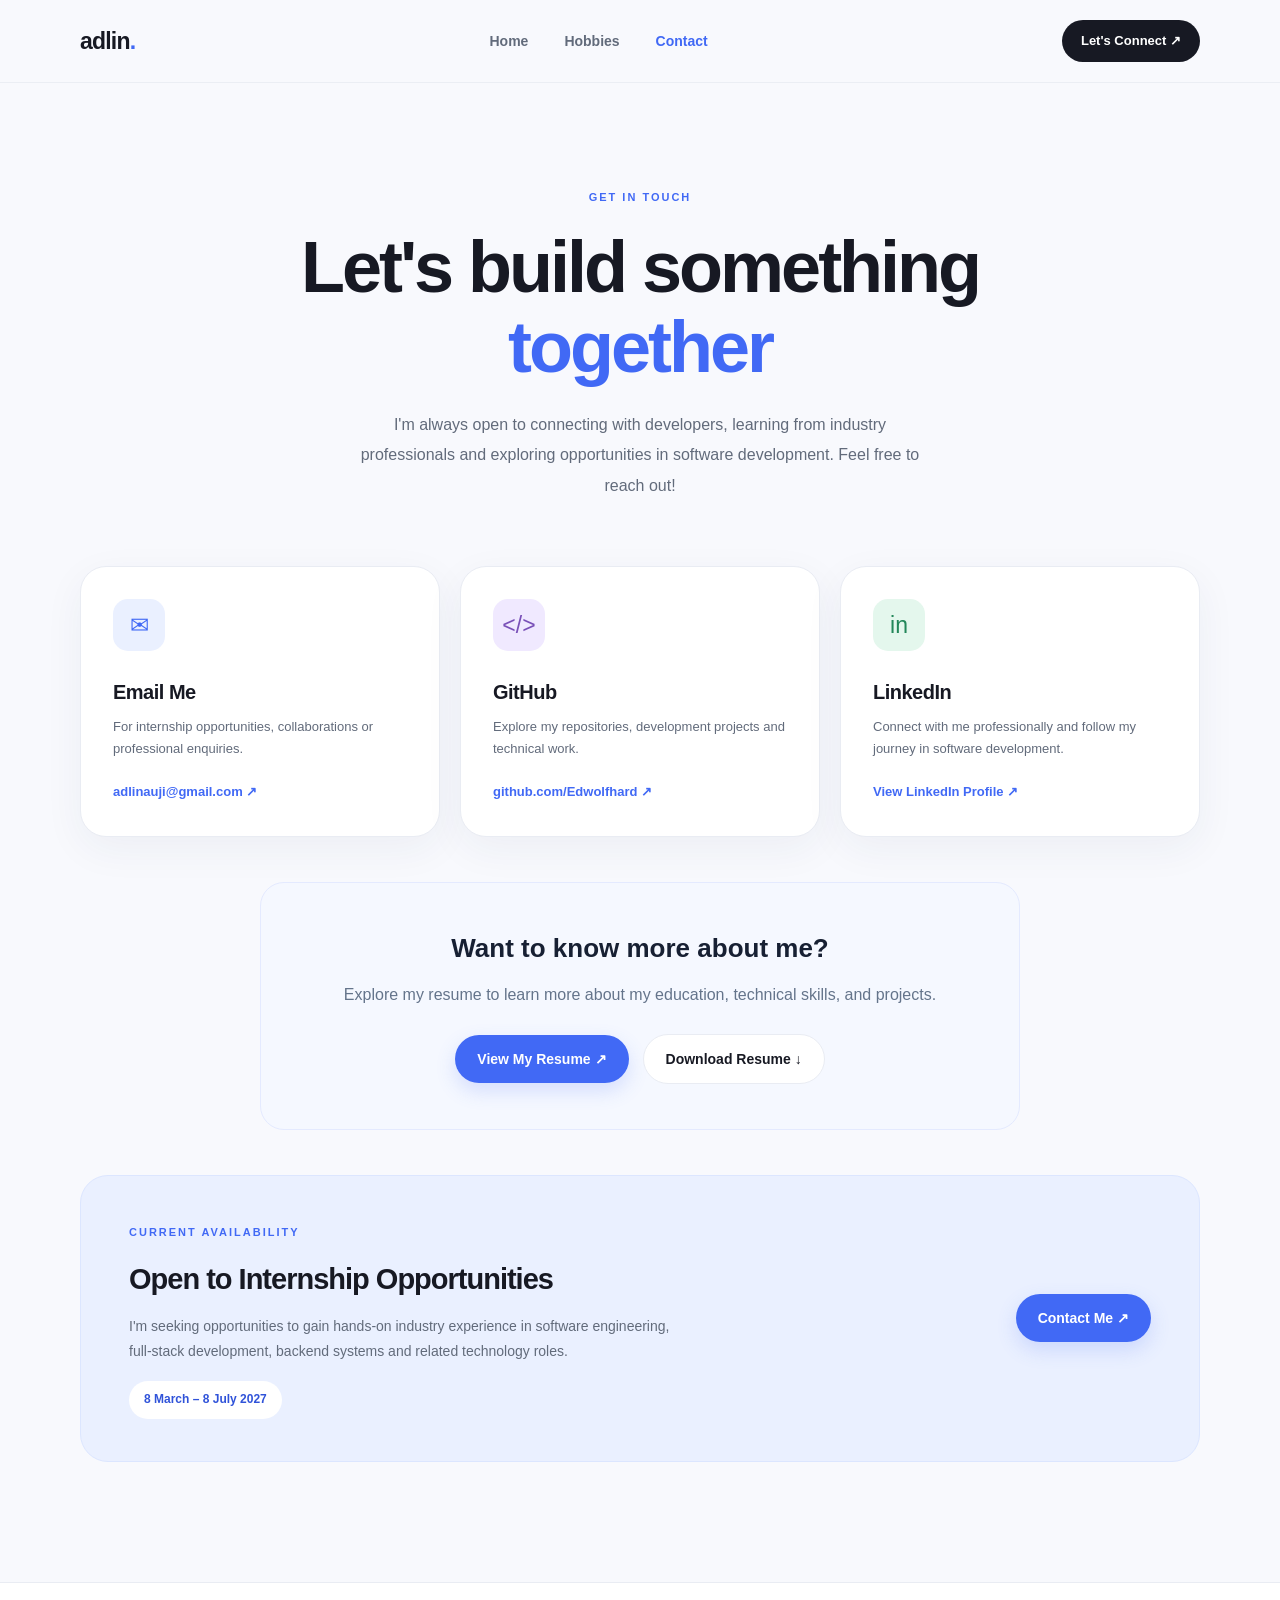
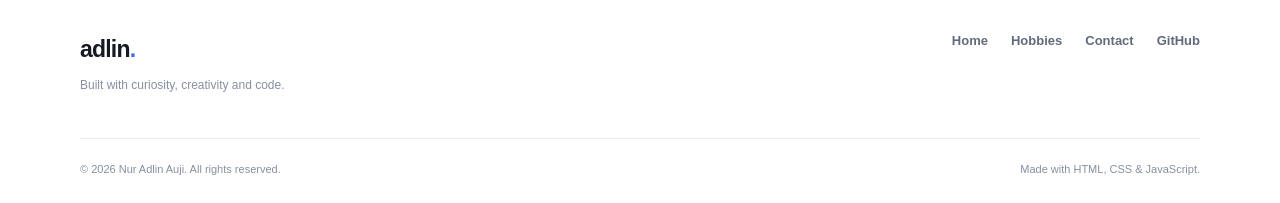
<file: contact.html>
<!DOCTYPE html>
<html lang="en">

<head>
    <meta charset="UTF-8">
    <meta name="viewport" content="width=device-width, initial-scale=1.0">

    <title>Contact | Nur Adlin Auji</title>

    <meta name="description"
          content="Contact Nur Adlin Auji for software development internship opportunities, collaborations and professional connections.">

    <link rel="stylesheet" href="style.css">

    <style>
        /* CONTACT PAGE ONLY */

        .contact-page {
            padding: 100px 0 120px;
        }

        .contact-intro {
            max-width: 760px;
            margin: 0 auto 65px;
            text-align: center;
        }

        .contact-intro h1 {
            margin: 18px 0 22px;
            font-size: clamp(42px, 6vw, 72px);
            line-height: 1.12;
            letter-spacing: -3px;
            font-weight: 800;
        }

        .contact-intro h1 span {
            color: var(--primary);
        }

        .contact-intro p {
            max-width: 590px;
            margin: 0 auto;
            color: var(--text-secondary);
            font-size: 16px;
            line-height: 1.9;
        }

        .contact-grid {
            display: grid;
            grid-template-columns: repeat(3, minmax(0, 1fr));
            gap: 20px;
        }

        .contact-card {
            min-height: 235px;
            padding: 32px;
            border: 1px solid var(--border);
            border-radius: 26px;
            background: #ffffff;
            box-shadow: var(--shadow-soft);
            transition: var(--transition);
        }

        .contact-card:hover {
            transform: translateY(-6px);
            box-shadow: var(--shadow-hover);
        }

        .contact-icon {
            display: flex;
            align-items: center;
            justify-content: center;
            width: 52px;
            height: 52px;
            margin-bottom: 25px;
            border-radius: 15px;
            background: #eaf0ff;
            color: var(--primary);
            font-size: 23px;
        }

        .contact-card:nth-child(2) .contact-icon {
            background: #f0e9ff;
            color: #7950b8;
        }

        .contact-card:nth-child(3) .contact-icon {
            background: #e4f7ed;
            color: #23875a;
        }

        .contact-card h2 {
            margin-bottom: 8px;
            font-size: 20px;
            letter-spacing: -0.5px;
        }

        .contact-card p {
            margin-bottom: 18px;
            color: var(--text-secondary);
            font-size: 13px;
            line-height: 1.7;
            overflow-wrap: anywhere;
        }

        .contact-card a {
            color: var(--primary);
            font-size: 13px;
            font-weight: 700;
            overflow-wrap: anywhere;
        }

        .contact-card a:hover {
            text-decoration: underline;
        }

        .availability-card {
            display: flex;
            align-items: center;
            justify-content: space-between;
            gap: 30px;
            margin-top: 25px;
            padding: 42px 48px;
            border: 1px solid #dce6ff;
            border-radius: 28px;
            background: #eaf0ff;
        }

        .availability-card h2 {
            margin: 12px 0;
            font-size: 29px;
            letter-spacing: -1px;
        }

        .availability-card p {
            max-width: 560px;
            color: var(--text-secondary);
            font-size: 14px;
            line-height: 1.8;
        }

        .availability-date {
            display: inline-block;
            margin-top: 17px;
            padding: 9px 15px;
            border-radius: 999px;
            background: #ffffff;
            color: var(--primary-dark);
            font-size: 12px;
            font-weight: 700;
        }

        @media (max-width: 800px) {
            .contact-grid {
                grid-template-columns: 1fr;
            }

            .contact-card {
                min-height: auto;
            }

            .availability-card {
                flex-direction: column;
                align-items: flex-start;
                padding: 32px;
            }
        }

        @media (max-width: 600px) {
            .contact-page {
                padding: 70px 0 85px;
            }

            .contact-intro {
                margin-bottom: 42px;
            }

            .contact-intro h1 {
                font-size: 43px;
                letter-spacing: -2px;
            }

            .contact-intro p {
                font-size: 14px;
            }

            .contact-card {
                padding: 26px;
            }
        }

        /* Resume Section */
        .resume-section {
            text-align: center;
            padding: 45px 25px;
            margin: 45px auto;
            max-width: 760px;
            background: #f5f8ff;
            border: 1px solid #e4eaff;
            border-radius: 24px;
        }

        .resume-section h2 {
            font-size: 26px;
            font-weight: 700;
            margin-bottom: 12px;
            color: #172033;
        }

        .resume-section p {
            color: #64748b;
            line-height: 1.7;
            margin-bottom: 25px;
        }

        .resume-buttons {
            display: flex;
            justify-content: center;
            align-items: center;
            flex-wrap: wrap;
            gap: 14px;
        }

        .resume-buttons .btn {
            display: inline-flex;
            justify-content: center;
            align-items: center;
            text-decoration: none;
        }

        @media (max-width: 480px) {
            .resume-section {
                padding: 30px 18px;
            }

            .resume-buttons {
                flex-direction: column;
            }

            .resume-buttons .btn {
                width: 100%;
            }
        }
    </style>
</head>

<body>

<!-- NAVIGATION -->

<header class="site-header">
    <nav class="navbar container" aria-label="Main navigation">

        <a href="index.html" class="logo">
            adlin<span>.</span>
        </a>

        <div class="nav-links">
            <a href="index.html">Home</a>
            <a href="hobbies.html">Hobbies</a>
            <a href="contact.html" class="active" aria-current="page">Contact</a>
        </div>

        <a href="mailto:adlinauji@gmail.com" class="nav-button">
            Let's Connect ↗
        </a>

    </nav>
</header>

<main>

    <section class="contact-page">

        <div class="container">

            <!-- INTRODUCTION -->

            <div class="contact-intro">

                <span class="section-label">
                    GET IN TOUCH
                </span>

                <h1>
                    Let's build something
                    <span>together</span>
                </h1>

                <p>
                    I'm always open to connecting with developers,
                    learning from industry professionals and exploring
                    opportunities in software development.
                    Feel free to reach out!
                </p>

            </div>

            <!-- CONTACT CARDS -->

            <div class="contact-grid">

                <!-- EMAIL -->

                <article class="contact-card">

                    <div class="contact-icon" aria-hidden="true">
                        ✉
                    </div>

                    <h2>Email Me</h2>

                    <p>
                        For internship opportunities,
                        collaborations or professional enquiries.
                    </p>

                    <a href="mailto:adlinauji@gmail.com">
                        adlinauji@gmail.com ↗
                    </a>

                </article>

                <!-- GITHUB -->

                <article class="contact-card">

                    <div class="contact-icon" aria-hidden="true">
                        &lt;/&gt;
                    </div>

                    <h2>GitHub</h2>

                    <p>
                        Explore my repositories,
                        development projects and
                        technical work.
                    </p>

                    <a href="https://github.com/Edwolfhard"
                       target="_blank"
                       rel="noopener noreferrer">
                        github.com/Edwolfhard ↗
                    </a>

                </article>

                <!-- LINKEDIN -->

                <article class="contact-card">

                    <div class="contact-icon" aria-hidden="true">
                        in
                    </div>

                    <h2>LinkedIn</h2>

                    <p>
                        Connect with me professionally
                        and follow my journey in
                        software development.
                    </p>

                    <a href="https://www.linkedin.com/in/adlin-zulkarnain-91457a423"
                       target="_blank"
                       rel="noopener noreferrer">
                        View LinkedIn Profile ↗
                    </a>

                </article>

            </div>

            <!-- Resume Section -->
            <section class="resume-section">
                <h2>Want to know more about me?</h2>
                <p>Explore my resume to learn more about my education, technical skills, and projects.</p>

                <div class="resume-buttons">
                    <a href="Adlin_Zulkarnain_Resume.pdf"
                       target="_blank"
                       rel="noopener noreferrer"
                       class="btn btn-primary">
                        View My Resume ↗
                    </a>

                    <a href="Adlin_Zulkarnain_Resume.pdf"
                       download
                       class="btn btn-outline">
                        Download Resume ↓
                    </a>
                </div>
            </section>

            <!-- INTERNSHIP AVAILABILITY -->

            <div class="availability-card">

                <div>

                    <span class="section-label">
                        CURRENT AVAILABILITY
                    </span>

                    <h2>
                        Open to Internship Opportunities
                    </h2>

                    <p>
                        I'm seeking opportunities to gain hands-on
                        industry experience in software engineering,
                        full-stack development, backend systems
                        and related technology roles.
                    </p>

                    <span class="availability-date">
                        8 March – 8 July 2027
                    </span>

                </div>

                <a href="mailto:adlinauji@gmail.com"
                   class="btn btn-primary">
                    Contact Me ↗
                </a>

            </div>

        </div>

    </section>

</main>

<!-- FOOTER -->

<footer class="site-footer">

    <div class="container footer-inner">

        <div class="footer-brand">

            <a href="index.html" class="logo">
                adlin<span>.</span>
            </a>

            <p>
                Built with curiosity, creativity and code.
            </p>

        </div>

        <div class="footer-links">

            <a href="index.html">Home</a>

            <a href="hobbies.html">Hobbies</a>

            <a href="contact.html">Contact</a>

            <a href="https://github.com/Edwolfhard"
               target="_blank"
               rel="noopener noreferrer">
                GitHub
            </a>

        </div>

    </div>

    <div class="container footer-bottom">

        <p>
            © 2026 Nur Adlin Auji.
            All rights reserved.
        </p>

        <p>
            Made with HTML, CSS &amp; JavaScript.
        </p>

    </div>

</footer>

</body>
</html>
</file>
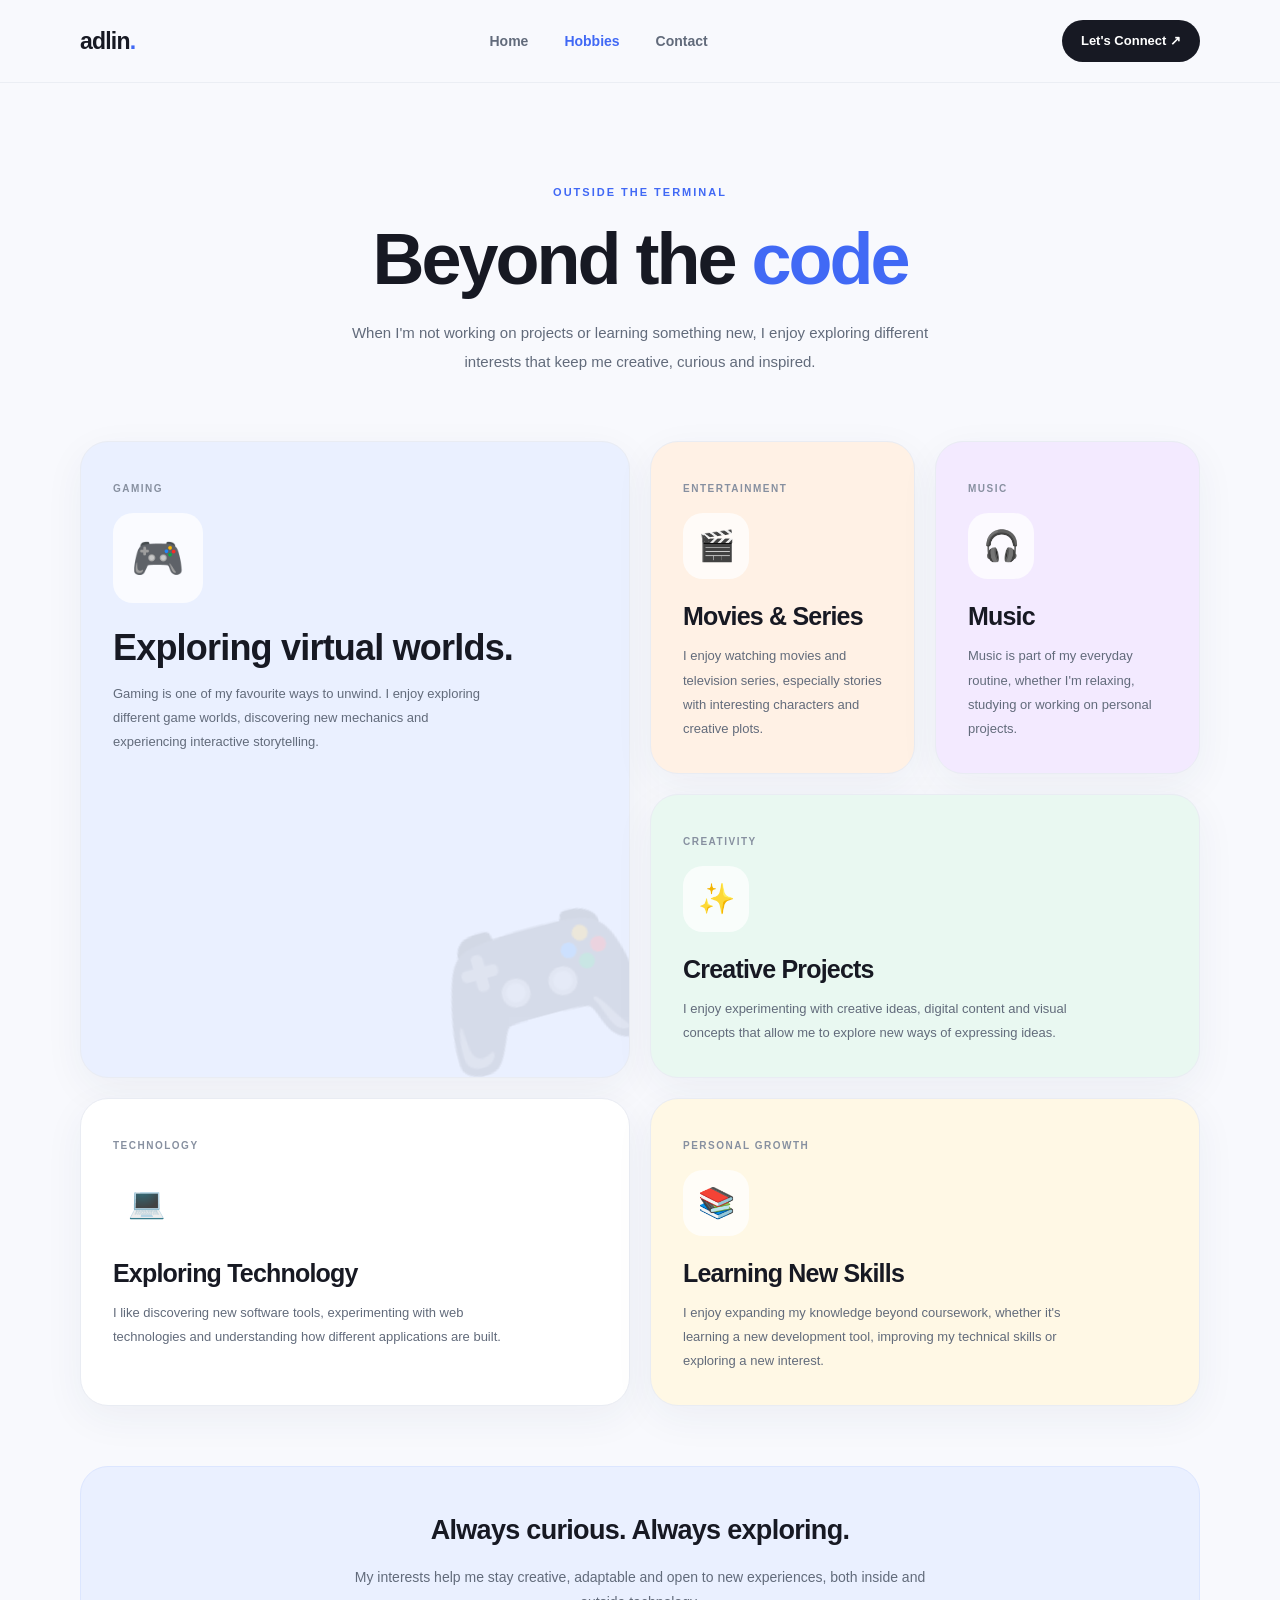
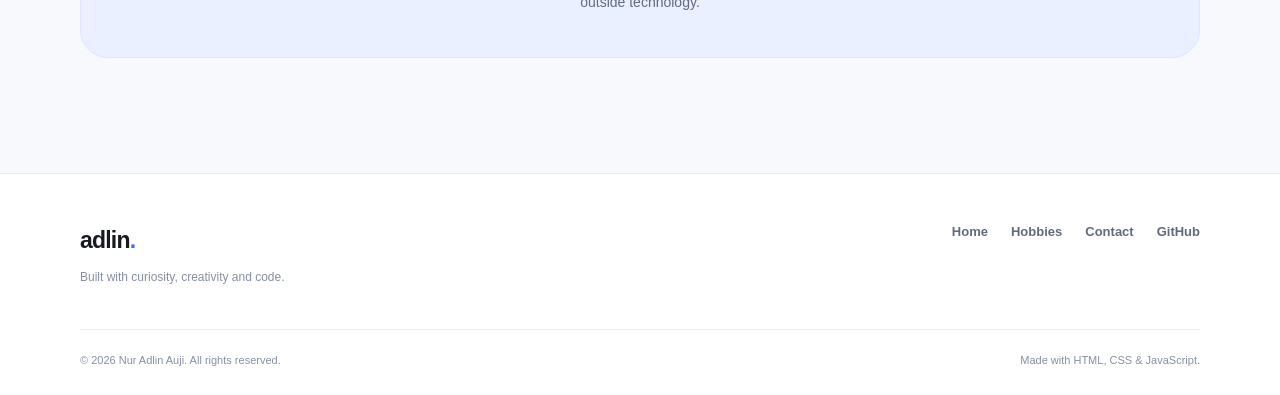
<file: hobbies.html>
<!DOCTYPE html>
<html lang="en">

<head>
    <meta charset="UTF-8">
    <meta name="viewport" content="width=device-width, initial-scale=1.0">

    <title>Hobbies | Nur Adlin Auji</title>

    <meta name="description"
          content="Explore the hobbies and personal interests of Nur Adlin Auji, including gaming, technology, movies and music.">

    <link rel="stylesheet" href="style.css">

    <style>
        /* =========================================
           HOBBIES PAGE — MODERN BENTO GRID
           ========================================= */

        .hobbies-page {
            padding: 95px 0 115px;
        }

        .hobbies-intro {
            max-width: 760px;
            margin: 0 auto 65px;
            text-align: center;
        }

        .hobbies-intro h1 {
            margin: 15px 0 20px;
            font-size: clamp(42px, 6vw, 72px);
            line-height: 1.12;
            letter-spacing: -3px;
            font-weight: 800;
        }

        .hobbies-intro h1 span {
            color: var(--primary);
        }

        .hobbies-intro p {
            max-width: 590px;
            margin: 0 auto;
            color: var(--text-secondary);
            font-size: 15px;
            line-height: 1.9;
        }

        /* HOBBY GRID */

        .hobby-grid {
            display: grid;
            grid-template-columns: repeat(4, minmax(0, 1fr));
            grid-auto-rows: minmax(205px, auto);
            gap: 20px;
        }

        .hobby-card {
            position: relative;
            overflow: hidden;
            padding: 32px;
            border: 1px solid var(--border);
            border-radius: 28px;
            background: white;
            box-shadow: var(--shadow-soft);
            transition: var(--transition);
        }

        .hobby-card:hover {
            transform: translateY(-6px);
            box-shadow: var(--shadow-hover);
        }

        .hobby-label {
            display: inline-block;
            margin-bottom: 16px;
            color: var(--text-muted);
            font-size: 10px;
            font-weight: 800;
            letter-spacing: 1.5px;
        }

        .hobby-icon {
            display: flex;
            align-items: center;
            justify-content: center;
            width: 66px;
            height: 66px;
            margin-bottom: 22px;
            border-radius: 20px;
            background: rgba(255, 255, 255, 0.75);
            font-size: 30px;
        }

        .hobby-card h2 {
            margin-bottom: 12px;
            font-size: 25px;
            line-height: 1.25;
            letter-spacing: -0.8px;
        }

        .hobby-card p {
            max-width: 390px;
            color: var(--text-secondary);
            font-size: 13px;
            line-height: 1.85;
        }

        /* INDIVIDUAL CARDS */

        .hobby-gaming {
            grid-column: span 2;
            grid-row: span 2;
            min-height: 430px;
            background: #eaf0ff;
        }

        .hobby-gaming h2 {
            font-size: 36px;
        }

        .hobby-gaming .hobby-icon {
            width: 90px;
            height: 90px;
            font-size: 43px;
        }

        .gaming-decoration {
            position: absolute;
            right: -25px;
            bottom: -55px;
            font-size: 180px;
            opacity: 0.14;
            transform: rotate(-15deg);
            pointer-events: none;
        }

        .hobby-movies {
            grid-column: span 1;
            background: #fff1e5;
        }

        .hobby-music {
            grid-column: span 1;
            background: #f3eaff;
        }

        .hobby-creative {
            grid-column: span 2;
            background: #e9f8f1;
        }

        .hobby-technology {
            grid-column: span 2;
            background: #ffffff;
        }

        .hobby-learning {
            grid-column: span 2;
            background: #fff8e5;
        }

        /* BOTTOM MESSAGE */

        .hobbies-note {
            margin-top: 60px;
            padding: 42px;
            border: 1px solid #dce6ff;
            border-radius: 28px;
            background: #eaf0ff;
            text-align: center;
        }

        .hobbies-note h2 {
            margin-bottom: 12px;
            font-size: 27px;
            letter-spacing: -0.7px;
        }

        .hobbies-note p {
            max-width: 600px;
            margin: 0 auto;
            color: var(--text-secondary);
            font-size: 14px;
            line-height: 1.8;
        }

        /* TABLET */

        @media (max-width: 900px) {
            .hobby-grid {
                grid-template-columns: repeat(2, minmax(0, 1fr));
            }

            .hobby-gaming {
                grid-column: span 2;
                grid-row: span 1;
                min-height: 320px;
            }

            .hobby-movies,
            .hobby-music {
                grid-column: span 1;
            }

            .hobby-creative,
            .hobby-technology,
            .hobby-learning {
                grid-column: span 2;
            }
        }

        /* MOBILE */

        @media (max-width: 600px) {
            .hobbies-page {
                padding: 70px 0 85px;
            }

            .hobbies-intro {
                margin-bottom: 42px;
            }

            .hobbies-intro h1 {
                font-size: 43px;
                letter-spacing: -2px;
            }

            .hobbies-intro p {
                font-size: 14px;
            }

            .hobby-grid {
                grid-template-columns: 1fr;
                gap: 15px;
            }

            .hobby-gaming,
            .hobby-movies,
            .hobby-music,
            .hobby-creative,
            .hobby-technology,
            .hobby-learning {
                grid-column: 1;
                grid-row: auto;
                min-height: auto;
            }

            .hobby-card {
                padding: 27px;
            }

            .hobby-gaming {
                min-height: 300px;
            }

            .gaming-decoration {
                font-size: 125px;
                bottom: -30px;
            }

            .hobbies-note {
                padding: 32px 24px;
            }
        }
    </style>
</head>

<body>

<!-- NAVIGATION -->

<header class="site-header">

    <nav class="navbar container" aria-label="Main navigation">

        <a href="index.html" class="logo">
            adlin<span>.</span>
        </a>

        <div class="nav-links">
            <a href="index.html">Home</a>
            <a href="hobbies.html" class="active" aria-current="page">Hobbies</a>
            <a href="contact.html">Contact</a>
        </div>

        <a href="contact.html" class="nav-button">
            Let's Connect ↗
        </a>

    </nav>

</header>

<main>

    <section class="hobbies-page">

        <div class="container">

            <!-- INTRO -->

            <div class="hobbies-intro">

                <span class="section-label">
                    OUTSIDE THE TERMINAL
                </span>

                <h1>
                    Beyond the
                    <span>code</span>
                </h1>

                <p>
                    When I'm not working on projects or learning
                    something new, I enjoy exploring different
                    interests that keep me creative, curious
                    and inspired.
                </p>

            </div>

            <!-- BENTO GRID -->

            <div class="hobby-grid">

                <!-- GAMING -->

                <article class="hobby-card hobby-gaming">

                    <span class="hobby-label">GAMING</span>

                    <div class="hobby-icon" aria-hidden="true">
                        🎮
                    </div>

                    <h2>
                        Exploring virtual worlds.
                    </h2>

                    <p>
                        Gaming is one of my favourite ways
                        to unwind. I enjoy exploring different
                        game worlds, discovering new mechanics
                        and experiencing interactive storytelling.
                    </p>

                    <span class="gaming-decoration" aria-hidden="true">
                        🎮
                    </span>

                </article>

                <!-- MOVIES -->

                <article class="hobby-card hobby-movies">

                    <span class="hobby-label">ENTERTAINMENT</span>

                    <div class="hobby-icon" aria-hidden="true">
                        🎬
                    </div>

                    <h2>Movies &amp; Series</h2>

                    <p>
                        I enjoy watching movies and
                        television series, especially
                        stories with interesting
                        characters and creative plots.
                    </p>

                </article>

                <!-- MUSIC -->

                <article class="hobby-card hobby-music">

                    <span class="hobby-label">MUSIC</span>

                    <div class="hobby-icon" aria-hidden="true">
                        🎧
                    </div>

                    <h2>Music</h2>

                    <p>
                        Music is part of my everyday
                        routine, whether I'm relaxing,
                        studying or working on
                        personal projects.
                    </p>

                </article>

                <!-- CREATIVE PROJECTS -->

                <article class="hobby-card hobby-creative">

                    <span class="hobby-label">CREATIVITY</span>

                    <div class="hobby-icon" aria-hidden="true">
                        ✨
                    </div>

                    <h2>Creative Projects</h2>

                    <p>
                        I enjoy experimenting with creative
                        ideas, digital content and visual
                        concepts that allow me to explore
                        new ways of expressing ideas.
                    </p>

                </article>

                <!-- TECHNOLOGY -->

                <article class="hobby-card hobby-technology">

                    <span class="hobby-label">TECHNOLOGY</span>

                    <div class="hobby-icon" aria-hidden="true">
                        💻
                    </div>

                    <h2>Exploring Technology</h2>

                    <p>
                        I like discovering new software tools,
                        experimenting with web technologies
                        and understanding how different
                        applications are built.
                    </p>

                </article>

                <!-- LEARNING -->

                <article class="hobby-card hobby-learning">

                    <span class="hobby-label">PERSONAL GROWTH</span>

                    <div class="hobby-icon" aria-hidden="true">
                        📚
                    </div>

                    <h2>Learning New Skills</h2>

                    <p>
                        I enjoy expanding my knowledge
                        beyond coursework, whether it's
                        learning a new development tool,
                        improving my technical skills
                        or exploring a new interest.
                    </p>

                </article>

            </div>

            <!-- BOTTOM NOTE -->

            <div class="hobbies-note">

                <h2>
                    Always curious. Always exploring.
                </h2>

                <p>
                    My interests help me stay creative,
                    adaptable and open to new experiences,
                    both inside and outside technology.
                </p>

            </div>

        </div>

    </section>

</main>

<!-- FOOTER -->

<footer class="site-footer">

    <div class="container footer-inner">

        <div class="footer-brand">

            <a href="index.html" class="logo">
                adlin<span>.</span>
            </a>

            <p>
                Built with curiosity, creativity and code.
            </p>

        </div>

        <div class="footer-links">

            <a href="index.html">Home</a>
            <a href="hobbies.html">Hobbies</a>
            <a href="contact.html">Contact</a>

            <a href="https://github.com/Edwolfhard"
               target="_blank"
               rel="noopener noreferrer">
                GitHub
            </a>

        </div>

    </div>

    <div class="container footer-bottom">

        <p>
            &copy; 2026 Nur Adlin Auji.
            All rights reserved.
        </p>

        <p>
            Made with HTML, CSS &amp; JavaScript.
        </p>

    </div>

</footer>

</body>
</html>
</file>
<file: style.css>
/* ==================================================
   ADLIN — MODERN DEVELOPER PORTFOLIO
   Light Theme | Bento Grid | 3D Coverflow
   ================================================== */

/* ---------- DESIGN TOKENS ---------- */

:root {
    --background: #f8f9fd;
    --surface: #ffffff;
    --surface-soft: #f2f5ff;

    --text: #171923;
    --text-secondary: #626b7b;
    --text-muted: #8790a0;

    --primary: #4169f5;
    --primary-dark: #3053d9;
    --primary-soft: #eaf0ff;

    --border: #e9ecf3;

    --radius-sm: 12px;
    --radius-md: 20px;
    --radius-lg: 28px;

    --shadow-soft: 0 12px 40px rgba(34, 48, 88, 0.055);
    --shadow-hover: 0 20px 55px rgba(34, 48, 88, 0.11);

    --container-width: 1120px;

    --transition: 0.3s ease;
}

/* ---------- RESET ---------- */

* {
    margin: 0;
    padding: 0;
    box-sizing: border-box;
}

html {
    scroll-behavior: smooth;
    scroll-padding-top: 100px;
}

body {
    background: var(--background);
    color: var(--text);
    font-family: "Segoe UI", Arial, sans-serif;
    line-height: 1.6;
    overflow-x: hidden;
}

a {
    color: inherit;
    text-decoration: none;
}

button {
    font: inherit;
    cursor: pointer;
}

img {
    display: block;
    max-width: 100%;
}

.container {
    width: min(100% - 40px, var(--container-width));
    margin-inline: auto;
}

/* ---------- NAVIGATION ---------- */

.site-header {
    position: sticky;
    top: 0;
    z-index: 100;
    background: rgba(248, 249, 253, 0.94);
    backdrop-filter: blur(18px);
    -webkit-backdrop-filter: blur(18px);
    border-bottom: 1px solid rgba(233, 236, 243, 0.8);
}

.navbar {
    min-height: 82px;
    display: flex;
    align-items: center;
    justify-content: space-between;
    gap: 24px;
}

.logo {
    font-size: 23px;
    font-weight: 800;
    letter-spacing: -0.8px;
    white-space: nowrap;
}

.logo span {
    color: var(--primary);
}


.nav-links {
    display: flex;
    align-items: center;
    gap: 36px;
}

.nav-links a {
    color: var(--text-secondary);
    font-size: 14px;
    font-weight: 600;
    transition: color var(--transition);
}

.nav-links a:hover,
.nav-links a.active {
    color: var(--primary);
}

.nav-button {
    background: var(--text);
    color: white;
    padding: 11px 19px;
    border-radius: 999px;
    font-size: 13px;
    font-weight: 600;
    transition: var(--transition);
}

.nav-button:hover {
    background: var(--primary);
    transform: translateY(-2px);
}

/* ---------- BUTTONS ---------- */

.btn {
    display: inline-flex;
    justify-content: center;
    align-items: center;
    gap: 10px;
    padding: 13px 22px;
    border-radius: 999px;
    font-size: 14px;
    font-weight: 700;
    transition: var(--transition);
}

.btn-primary {
    color: #ffffff;
    background: var(--primary);
    box-shadow: 0 8px 20px rgba(65, 105, 245, 0.18);
}

.btn-primary:hover {
    background: var(--primary-dark);
    transform: translateY(-3px);
    box-shadow: 0 12px 28px rgba(65, 105, 245, 0.25);
}

.btn-outline {
    background: #ffffff;
    border: 1px solid var(--border);
    color: var(--text);
}

.btn-outline:hover {
    border-color: var(--primary);
    color: var(--primary);
    transform: translateY(-3px);
}

/* ---------- HERO ---------- */

.hero {
    padding-top: 92px;
    padding-bottom: 44px;
    text-align: center;
    display: flex;
    flex-direction: column;
    align-items: center;
}

.hero-avatar {
    width: 114px;
    height: 114px;
    padding: 6px;
    border-radius: 50%;
    background: linear-gradient(135deg, #dbe6ff, #f8dcf1);
    box-shadow: 0 14px 35px rgba(65, 105, 245, 0.12);
    margin-bottom: 28px;
}

.hero-avatar img {
    width: 100%;
    height: 100%;
    object-fit: cover;
    border-radius: 50%;
    background: white;
}

.hero-greeting {
    color: var(--primary);
    font-size: 12px;
    font-weight: 800;
    letter-spacing: 2px;
    margin-bottom: 17px;
}

.hero h1 {
    max-width: 800px;
    font-size: clamp(39px, 5.5vw, 70px);
    line-height: 1.12;
    font-weight: 800;
    letter-spacing: -3px;
}

.hero h1 span {
    color: var(--primary);
}

.hero-description {
    max-width: 640px;
    margin-top: 24px;
    font-size: 16px;
    color: var(--text-secondary);
    line-height: 1.85;
}

.hero-buttons {
    display: flex;
    justify-content: center;
    gap: 12px;
    flex-wrap: wrap;
    margin-top: 30px;
}

/* ---------- COLORFUL BADGES ---------- */

.highlights {
    padding-top: 26px;
    padding-bottom: 96px;
}

.badge-list {
    display: flex;
    justify-content: center;
    flex-wrap: wrap;
    gap: 11px;
    max-width: 960px;
    margin-inline: auto;
}

.badge {
    display: inline-flex;
    align-items: center;
    padding: 9px 14px;
    border-radius: 9px;
    font-size: 12px;
    font-weight: 600;
    white-space: nowrap;
    transition: var(--transition);
}

.badge:hover {
    transform: translateY(-4px) rotate(-1deg);
}

.badge-green {
    background: #e0f5e7;
    color: #267b4a;
}

.badge-blue {
    background: #e2edff;
    color: #315cbd;
}

.badge-pink {
    background: #ffe4ee;
    color: #ae4771;
}

.badge-yellow {
    background: #fff2cc;
    color: #967018;
}

.badge-purple {
    background: #efe4ff;
    color: #7650ad;
}

.badge-orange {
    background: #ffeadb;
    color: #ad6839;
}

.badge-mint {
    background: #dcf7f1;
    color: #248878;
}

.badge-lavender {
    background: #eae9ff;
    color: #6457b5;
}

/* ---------- SECTION HEADINGS ---------- */

.section-heading {
    margin-bottom: 30px;
}

.section-label {
    color: var(--primary);
    font-size: 11px;
    font-weight: 800;
    letter-spacing: 2px;
    text-transform: uppercase;
}

.section-heading h2 {
    margin-top: 8px;
    font-size: clamp(30px, 4vw, 42px);
    line-height: 1.2;
    font-weight: 800;
    letter-spacing: -1.5px;
}

.section-heading h2 span {
    color: var(--primary);
}

.section-description {
    color: var(--text-secondary);
    margin-top: 10px;
    font-size: 14px;
}

/* ---------- ABOUT / BENTO GRID ---------- */

.about-section {
    padding-bottom: 115px;
}

.bento-grid {
    display: grid;
    grid-template-columns: repeat(4, minmax(0, 1fr));
    grid-auto-rows: minmax(205px, auto);
    gap: 18px;
}

.bento-card {
    background: var(--surface);
    border: 1px solid var(--border);
    border-radius: var(--radius-lg);
    padding: 27px;
    overflow: hidden;
    position: relative;
    box-shadow: var(--shadow-soft);
    transition: var(--transition);
}

.bento-card:hover {
    transform: translateY(-5px);
    box-shadow: var(--shadow-hover);
}

.card-label {
    color: var(--text-muted);
    font-size: 10px;
    font-weight: 800;
    letter-spacing: 1.5px;
}

.bento-card h3 {
    font-size: 21px;
    line-height: 1.3;
    letter-spacing: -0.5px;
    margin-top: 12px;
    margin-bottom: 12px;
}

.bento-card p {
    color: var(--text-secondary);
    font-size: 13px;
    line-height: 1.8;
}

.bento-profile {
    grid-column: span 2;
    grid-row: span 2;
    min-height: 425px;
    display: flex;
    flex-direction: column;
    justify-content: space-between;
    background: #f1f5ff;
}

.bento-profile .bento-text {
    position: relative;
    z-index: 2;
}

.bento-profile h3 {
    font-size: 28px;
    max-width: 260px;
}

.bento-profile p {
    max-width: 360px;
}

.bento-profile-image {
    width: 185px;
    height: 185px;
    align-self: flex-end;
    margin-right: -20px;
    margin-bottom: -26px;
}

.bento-profile-image img {
    width: 100%;
    height: 100%;
    object-fit: cover;
    border-radius: 25px 25px 0 0;
}

.bento-stack {
    grid-column: span 2;
    min-height: 205px;
}

.tech-icons {
    display: flex;
    flex-wrap: wrap;
    gap: 8px;
    margin-top: 18px;
}

.tech-icons span {
    padding: 7px 11px;
    border-radius: 8px;
    background: #f1f4fa;
    color: #435066;
    font-size: 11px;
    font-weight: 700;
}

.bento-education,
.bento-focus {
    grid-column: span 1;
}

.bento-education {
    background: #fff8ed;
}

.bento-focus {
    background: #f0fbf6;
}

.bento-education h3,
.bento-focus h3 {
    font-size: 18px;
}

.mini-badge {
    display: inline-block;
    background: #ffe9bc;
    color: #9b6818;
    padding: 6px 10px;
    border-radius: 8px;
    font-size: 10px;
    font-weight: 700;
    margin-top: 15px;
}

/* ---------- PROJECTS ---------- */

.projects-section {
    padding: 100px 0 110px;
    background: #f0f3fb;
    overflow: hidden;
}

.projects-heading {
    display: flex;
    justify-content: space-between;
    align-items: flex-end;
    gap: 20px;
}

.carousel-controls {
    display: flex;
    gap: 10px;
}

.carousel-btn {
    width: 43px;
    height: 43px;
    border: none;
    border-radius: 50%;
    background: var(--primary);
    color: #ffffff;
    font-size: 19px;
    transition: var(--transition);
}

.carousel-btn:hover {
    background: var(--primary-dark);
    transform: scale(1.08);
}

.carousel-btn:focus-visible,
.btn:focus-visible,
a:focus-visible {
    outline: 3px solid #8ba8ff;
    outline-offset: 4px;
}

/* ---------- 3D COVERFLOW ---------- */

.coverflow-wrapper {
    position: relative;
    width: 100%;
    height: 440px;
    margin-top: 35px;
    perspective: 1300px;
}

.coverflow {
    position: relative;
    width: 100%;
    height: 100%;
    transform-style: preserve-3d;
    touch-action: pan-y;
    cursor: grab;
}

.coverflow:active {
    cursor: grabbing;
}

.project-file {
    position: absolute;
    top: 50%;
    left: 50%;

    width: min(370px, 70vw);
    height: 370px;

    background: #ffffff;
    border: 1px solid #e4e8f2;
    border-radius: 18px;

    box-shadow: 0 20px 60px rgba(33, 47, 82, 0.13);

    transform:
            translate(-50%, -50%)
            translateX(0)
            rotateY(0deg)
            scale(1);

    transform-style: preserve-3d;
    backface-visibility: hidden;

    transition:
            transform 650ms cubic-bezier(0.22, 1, 0.36, 1),
            opacity 500ms ease,
            box-shadow 500ms ease;

    user-select: none;
    -webkit-user-select: none;
    overflow: visible;
}

/*
  STEP 4 JavaScript will assign:
  .is-active
  .is-left
  .is-right
  .is-hidden
*/

.project-file.is-active {
    z-index: 5;
    opacity: 1;

    transform:
            translate(-50%, -50%)
            translateX(0)
            rotateY(0deg)
            scale(1.05);

    box-shadow: 0 30px 75px rgba(33, 47, 82, 0.19);
}

.project-file.is-left {
    z-index: 3;
    opacity: 0.75;

    transform:
            translate(-50%, -50%)
            translateX(-270px)
            rotateY(45deg)
            scale(0.82);
}

.project-file.is-right {
    z-index: 3;
    opacity: 0.75;

    transform:
            translate(-50%, -50%)
            translateX(270px)
            rotateY(-45deg)
            scale(0.82);
}

.project-file.is-hidden {
    z-index: 1;
    opacity: 0;
    pointer-events: none;

    transform:
            translate(-50%, -50%)
            scale(0.65);
}

/* ---------- PROJECT FILE DETAILS ---------- */

.file-tab {
    position: absolute;
    top: -28px;
    left: 22px;
    padding: 8px 20px;
    border-radius: 10px 10px 0 0;
    background: #dce7ff;
    color: #4169f5;
    font-size: 10px;
    font-weight: 800;
    letter-spacing: 1px;
}

.project-file:nth-child(2) .file-tab {
    background: #e9dcff;
    color: #7950b8;
}

.file-content {
    height: 100%;
    padding: 34px;
    display: flex;
    flex-direction: column;
    align-items: flex-start;
    justify-content: center;
}

.file-category {
    font-size: 10px;
    font-weight: 800;
    color: var(--primary);
    letter-spacing: 1.5px;
}

.file-icon {
    display: flex;
    align-items: center;
    justify-content: center;

    width: 88px;
    height: 88px;
    border-radius: 23px;

    margin-top: 22px;
    margin-bottom: 18px;

    background: #e9efff;
    color: var(--primary);

    font-size: 42px;
    font-weight: 800;
}

.project-file:nth-child(2) .file-icon {
    background: #f0e8ff;
    color: #7950b8;
}

.file-content h3 {
    font-size: 30px;
    letter-spacing: -1px;
    margin-bottom: 7px;
}

.file-content p {
    color: var(--text-secondary);
    font-size: 13px;
    max-width: 260px;
}

.file-tech {
    display: flex;
    flex-wrap: wrap;
    gap: 7px;
    margin-top: 20px;
}

.file-tech span {
    padding: 6px 10px;
    background: #f3f5f9;
    border-radius: 7px;
    font-size: 10px;
    font-weight: 700;
    color: #657085;
}

/* ---------- SELECTED PROJECT ---------- */

.selected-project {
    max-width: 850px;
    margin: 15px auto 0;
    padding: 28px 34px;

    background: #ffffff;
    border: 1px solid var(--border);
    border-radius: 24px;

    display: flex;
    align-items: center;
    justify-content: space-between;
    gap: 30px;

    box-shadow: var(--shadow-soft);
}

.selected-project-info {
    max-width: 460px;
}

#projectNumber {
    color: var(--primary);
    font-size: 10px;
    font-weight: 800;
    letter-spacing: 1.5px;
}

#projectTitle {
    font-size: 25px;
    letter-spacing: -0.6px;
    margin-top: 5px;
}

#projectDescription {
    color: var(--text-secondary);
    font-size: 12px;
    line-height: 1.8;
    margin-top: 7px;
}

.selected-project-links {
    display: flex;
    flex-wrap: wrap;
    gap: 9px;
    justify-content: flex-end;
}

.selected-project-links .btn {
    font-size: 12px;
    padding: 11px 16px;
    white-space: nowrap;
}

.carousel-hint {
    text-align: center;
    color: var(--text-muted);
    font-size: 12px;
    margin-top: 24px;
}

/* ---------- CONTACT CTA ---------- */

.contact-cta {
    padding-top: 110px;
    padding-bottom: 110px;
}

.cta-content {
    text-align: center;
    padding: 75px 30px;
    background: #eaf0ff;
    border: 1px solid #dfe7ff;
    border-radius: 30px;
}

.cta-content h2 {
    font-size: clamp(30px, 4vw, 46px);
    letter-spacing: -1.5px;
    line-height: 1.2;
    margin-top: 12px;
}

.cta-content p {
    max-width: 500px;
    margin: 18px auto 26px;
    color: var(--text-secondary);
    font-size: 14px;
    line-height: 1.8;
}

/* ---------- FOOTER ---------- */

.site-footer {
    background: #ffffff;
    border-top: 1px solid var(--border);
}

.footer-inner {
    display: flex;
    justify-content: space-between;
    align-items: flex-start;
    gap: 30px;
    padding-top: 48px;
    padding-bottom: 42px;
}

.footer-brand p {
    color: var(--text-muted);
    font-size: 12px;
    margin-top: 9px;
}

.footer-links {
    display: flex;
    flex-wrap: wrap;
    gap: 23px;
}

.footer-links a {
    color: var(--text-secondary);
    font-size: 13px;
    font-weight: 600;
    transition: color var(--transition);
}

.footer-links a:hover {
    color: var(--primary);
}

.footer-bottom {
    display: flex;
    justify-content: space-between;
    gap: 15px;
    border-top: 1px solid var(--border);
    padding-top: 22px;
    padding-bottom: 25px;
}

.footer-bottom p {
    color: var(--text-muted);
    font-size: 11px;
}

/* ---------- RESPONSIVE: TABLET ---------- */

@media (max-width: 900px) {

    .bento-grid {
        grid-template-columns: repeat(2, minmax(0, 1fr));
    }

    .bento-profile {
        grid-column: span 2;
        grid-row: span 1;
        min-height: 300px;
    }

    .bento-stack {
        grid-column: span 2;
    }

    .bento-education,
    .bento-focus {
        grid-column: span 1;
    }

    .project-file.is-left {
        transform:
                translate(-50%, -50%)
                translateX(-190px)
                rotateY(45deg)
                scale(0.75);
    }

    .project-file.is-right {
        transform:
                translate(-50%, -50%)
                translateX(190px)
                rotateY(-45deg)
                scale(0.75);
    }

    .selected-project {
        flex-direction: column;
        align-items: flex-start;
    }

    .selected-project-links {
        justify-content: flex-start;
    }
}

/* ---------- RESPONSIVE: MOBILE ---------- */

@media (max-width: 600px) {

    .container {
        width: min(100% - 28px, var(--container-width));
    }

    .navbar {
        min-height: 72px;
        gap: 12px;
    }

    .logo {
        font-size: 25px;
    }

    .nav-links {
        gap: 14px;
    }

    .nav-links a {
        font-size: 12px;
    }

    .nav-button {
        display: none;
    }

    .hero {
        padding-top: 70px;
    }

    .hero h1 {
        font-size: 42px;
        letter-spacing: -2px;
    }

    .hero-description {
        font-size: 14px;
    }

    .highlights {
        padding-bottom: 75px;
    }

    .badge {
        font-size: 10px;
        padding: 8px 11px;
    }

    .about-section {
        padding-bottom: 80px;
    }

    .bento-grid {
        grid-template-columns: 1fr;
        gap: 14px;
    }

    .bento-profile,
    .bento-stack,
    .bento-education,
    .bento-focus {
        grid-column: 1;
    }

    .bento-profile {
        min-height: 350px;
    }

    .bento-card {
        padding: 23px;
    }

    .projects-section {
        padding: 75px 0 85px;
    }

    .projects-heading {
        align-items: flex-end;
    }

    .carousel-btn {
        width: 38px;
        height: 38px;
    }

    .coverflow-wrapper {
        height: 400px;
        perspective: 900px;
    }

    .project-file {
        width: min(300px, 72vw);
        height: 330px;
    }

    .project-file.is-left {
        transform:
                translate(-50%, -50%)
                translateX(-110px)
                rotateY(50deg)
                scale(0.7);
    }

    .project-file.is-right {
        transform:
                translate(-50%, -50%)
                translateX(110px)
                rotateY(-50deg)
                scale(0.7);
    }

    .file-content {
        padding: 24px;
    }

    .file-content h3 {
        font-size: 25px;
    }

    .selected-project {
        padding: 24px;
        margin-top: 5px;
    }

    .selected-project-links {
        width: 100%;
    }

    .selected-project-links .btn {
        flex: 1;
    }

    .contact-cta {
        padding-top: 75px;
        padding-bottom: 75px;
    }

    .cta-content {
        padding: 55px 20px;
    }

    .footer-inner,
    .footer-bottom {
        flex-direction: column;
    }

    .footer-links {
        gap: 16px;
    }
}

/* ---------- REDUCED MOTION ---------- */

@media (prefers-reduced-motion: reduce) {

    html {
        scroll-behavior: auto;
    }

    *,
    *::before,
    *::after {
        animation-duration: 0.01ms !important;
        transition-duration: 0.01ms !important;
    }
}

/* ==========================================
   COMPLETE TECH STACK
========================================== */

.tech-stack-container {
    display: flex;
    flex-direction: column;
    gap: 22px;
    width: 100%;
}

.tech-category {
    width: 100%;
}

.tech-category h4 {
    font-size: 12px;
    font-weight: 700;
    color: #64748b;
    margin: 0 0 12px;
    letter-spacing: 0.4px;
}

.tech-icons {
    display: flex;
    flex-wrap: wrap;
    align-items: center;
    gap: 9px;
}

.tech-icons .tech-item {
    display: inline-flex;
    align-items: center;
    justify-content: center;
    gap: 7px;

    padding: 9px 11px;
    background: #f1f4fa;
    border-radius: 10px;

    font-size: 11px;
    font-weight: 600;
    color: #26354d;
    white-space: nowrap;

    transition: transform 0.2s ease, background 0.2s ease;
}

/* FORCE ALL TECH ICONS TO 20PX */
.tech-stack-container .tech-icons .tech-item > img {
    display: inline-block !important;
    width: 20px !important;
    height: 20px !important;
    min-width: 20px !important;
    min-height: 20px !important;
    max-width: 20px !important;
    max-height: 20px !important;
    object-fit: contain !important;
    flex: 0 0 20px !important;
    margin: 0 !important;
    padding: 0 !important;
}

.tech-icons .tech-item:hover {
    background: #e7efff;
    transform: translateY(-2px);
}

.tech-symbol {
    display: inline-flex;
    align-items: center;
    justify-content: center;

    width: 24px;
    height: 20px;

    background: #dbeafe;
    color: #2563eb;
    border-radius: 5px;

    font-size: 9px;
    font-weight: 800;
}

@media (max-width: 480px) {
    .tech-stack-container {
        gap: 18px;
    }

    .tech-icons {
        gap: 7px;
    }

    .tech-icons .tech-item {
        padding: 8px 9px;
        font-size: 10px;
    }
}

/* ==========================================
   ABOUT ME - PROFILE IMAGE FIX
   Only affects the About Me card
========================================== */

.bento-about {
    grid-column: span 2;
    grid-row: span 2;

    display: flex;
    flex-direction: column;
    align-items: stretch;

    min-height: 425px;
    background: #f1f5ff;
}

/* Image container */
.bento-about .profile-image-top {
    display: flex;
    justify-content: center;
    align-items: center;

    width: 100%;
    margin-bottom: 28px;
}

/* Profile image */
.bento-about .profile-image-top img {
    position: static !important;
    display: block;

    width: 180px !important;
    height: 180px !important;

    min-width: 0;
    max-width: 100%;

    object-fit: cover;
    object-position: center top;

    border-radius: 20px;
    margin: 0 auto;
}

/* Text below image */
.bento-about .about-text {
    width: 100%;
    text-align: left;
}

.bento-about .about-text h3 {
    font-size: 28px;
    line-height: 1.3;
    margin-top: 12px;
    margin-bottom: 12px;
}

.bento-about .about-text p {
    max-width: 360px;
    font-size: 13px;
    line-height: 1.8;
}

/* Tablet */
@media (max-width: 900px) {
    .bento-about {
        grid-column: span 2;
        grid-row: span 1;
        min-height: 300px;
    }
}

/* Mobile */
@media (max-width: 600px) {
    .bento-about {
        grid-column: 1;
        grid-row: auto;
        min-height: auto;
    }

    .bento-about .profile-image-top img {
        width: 150px !important;
        height: 150px !important;
    }
}
</file>
